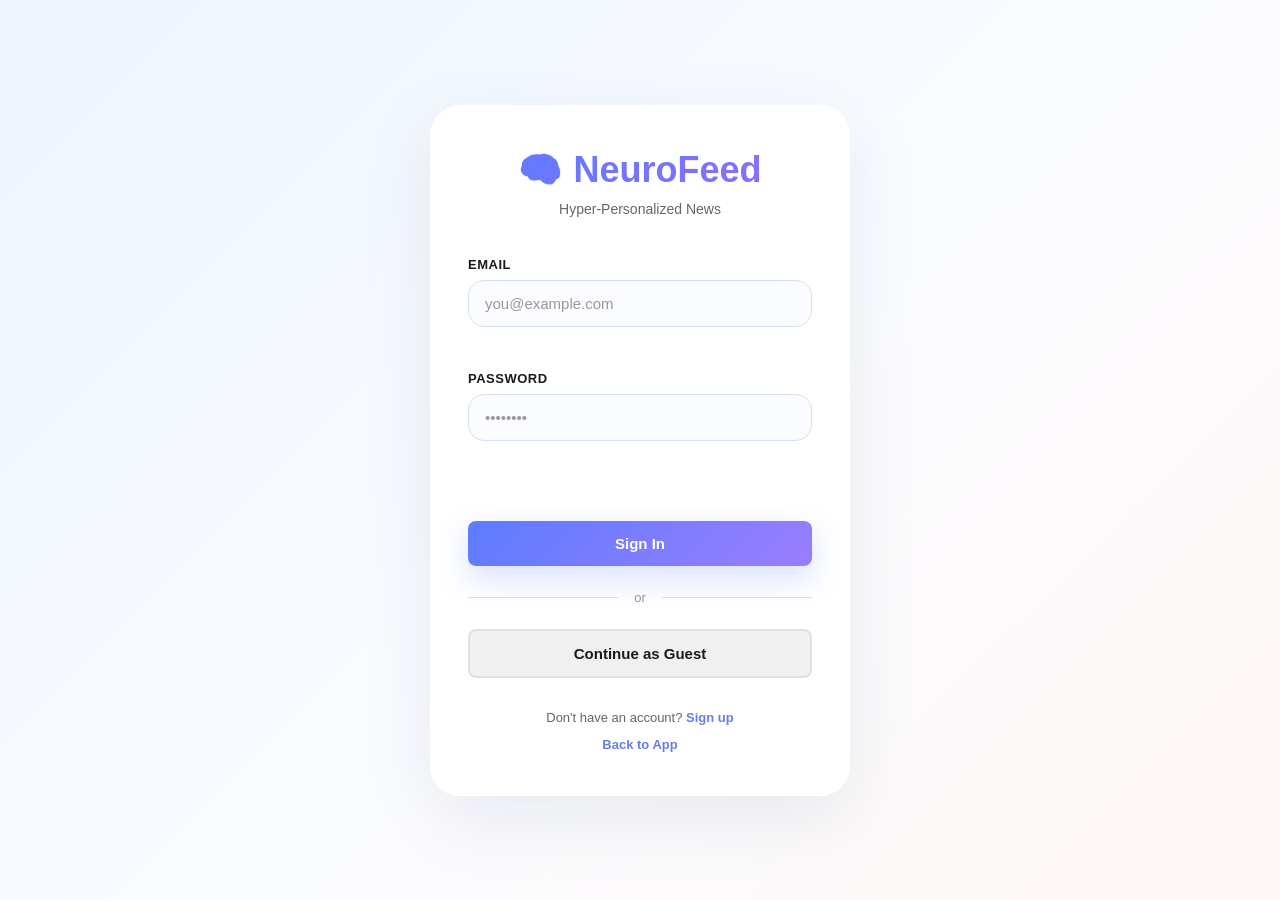
<file: final/frontend/index.html>
<!doctype html>
<html lang="en">
  <head>
    <meta charset="UTF-8" />
    <meta name="viewport" content="width=device-width, initial-scale=1.0" />
    <title>NeuroFeed — AI News</title>
    <link rel="preconnect" href="https://fonts.googleapis.com" />
    <link rel="preconnect" href="https://fonts.gstatic.com" crossorigin />
    <link href="https://fonts.googleapis.com/css2?family=Inter:wght@400;500;600;700;800;900&display=swap" rel="stylesheet" />
    <link rel="stylesheet" href="styles.css" />
  </head>
  <body>
    <main class="shell">

      <!-- ░░ ONBOARDING ░░ -->
      <section class="panel onboarding" id="onboarding">
        <div class="ob-hero">
          <div class="ob-badge">AI · RL · Real-time</div>
          <h1>News that reads <em>you</em>.</h1>
          <p class="lede">A Dueling DDQN agent adapts your feed after every article — guided by attention, emotion, and live webcam signals.</p>
          <ul class="feature-list">
            <li><span class="feat-dot green"></span>Webcam face &amp; gaze tracking</li>
            <li><span class="feat-dot teal"></span>HITL reinforcement learning</li>
            <li><span class="feat-dot blue"></span>Real-time preference updates</li>
            <li><span class="feat-dot amber"></span>Mood-aware article scoring</li>
          </ul>
        </div>

        <form id="onboardForm" class="form">
          <div class="form-section-label">Identity</div>
          <label>
            User ID
            <input name="user_id" placeholder="Leave blank to auto-generate" list="userOptions" />
            <datalist id="userOptions"></datalist>
          </label>

          <div class="form-section-label">Interests</div>
          <div id="interestOptions" class="checkbox-grid"></div>

          <div class="form-section-label">Context</div>
          <div class="grid-2">
            <label>
              Mood
              <input name="mood" placeholder="focused, curious…" value="curious" />
            </label>
            <label>
              Minutes available
              <input name="time_available" type="number" value="12" min="1" max="120" />
            </label>
          </div>
          <div class="grid-2">
            <label>
              Time of day
              <select name="time_of_day">
                <option>morning</option>
                <option>afternoon</option>
                <option>evening</option>
                <option>late_night</option>
              </select>
            </label>
            <label>
              Location
              <input name="location" value="India" />
            </label>
          </div>

          <div class="form-section-label">Tuning</div>
          <label>
            Exploration preference
            <div class="slider-row">
              <span class="slider-lo">Focused</span>
              <input name="exploration_preference" type="range" min="0" max="1" step="0.05" value="0.25" />
              <span class="slider-hi">Exploratory</span>
            </div>
          </label>
          <label>
            Sample click category
            <input name="sample_click" placeholder="technology" value="technology" />
          </label>

          <button type="submit" class="btn-primary btn-lg">Launch feed →</button>
        </form>
      </section>

      <!-- ░░ FEED ░░ -->
      <section class="feed hidden" id="feed">

        <!-- TOP BAR -->
        <header class="topbar">
          <div class="topbar-left">
            <div class="logo-mark">NF</div>
            <div>
              <p class="eyebrow" id="userLabel">demo_user</p>
              <h2>Adaptive feed</h2>
            </div>
          </div>
          <div class="topbar-right">
            <div class="stat-pill">
              <span class="pill-label">Time</span>
              <span id="timer" class="pill-val">0.0s</span>
            </div>
            <div class="stat-pill attn-pill">
              <span class="pill-label">Attention</span>
              <span id="attention" class="pill-val accent">0.50</span>
            </div>
            <div class="stat-pill">
              <span class="pill-label">Interaction</span>
              <span id="interactionLive" class="pill-val">0.50</span>
            </div>
            <div class="state-badge" id="attentionStatus">camera idle</div>
            <button id="webcamBtn" class="btn-cam" type="button">
              <span class="cam-dot"></span> Start webcam
            </button>
            <div class="user-menu" id="userMenu">
              <button class="btn-user" id="userMenuBtn" type="button">
                <span id="userEmail">User</span> ▼
              </button>
              <div class="menu-dropdown" id="menuDropdown" style="display: none;">
                <a href="#" id="logoutLink" class="menu-item">Logout</a>
              </div>
            </div>
          </div>
        </header>

        <!-- MAIN GRID -->
        <div class="main-grid">

          <!-- LEFT COLUMN: Article + Controls -->
          <div class="left-col">

            <!-- News card -->
            <article class="news-card" id="card">
              <div class="card-top">
                <span id="category" class="chip chip-category">category</span>
                <span id="decision" class="chip chip-decision">HITL</span>
              </div>
              <h3 id="headline">Ready when you are.</h3>
              <p id="abstract">Onboard to fetch your first recommendations.</p>
              <a id="url" href="#" target="_blank" rel="noreferrer" class="read-link hidden">Read full article ↗</a>
              <div class="score-strip">
                <div class="score-item">
                  <span class="score-label">Score</span>
                  <span id="score" class="score-val">0.00</span>
                </div>
                <div class="score-item">
                  <span class="score-label">Q-value</span>
                  <span id="q-val" class="score-val">0.00</span>
                </div>
                <div class="score-item">
                  <span class="score-label">Similarity</span>
                  <span id="sim-val" class="score-val">0.00</span>
                </div>
                <div class="score-item">
                  <span class="score-label">Trending</span>
                  <span id="trend-val" class="score-val">0.00</span>
                </div>
                <!-- hidden span kept for JS compat -->
                <span id="why" class="hidden">q 0.00 - sim 0.00 - trend 0.00</span>
              </div>

              <!-- Poll overlay — shown after 20 s of reading -->
              <div id="pollPrompt" class="poll hidden">
                <p>Do you like <strong>&ldquo;<span id="pollArticleName">this article</span>&rdquo;</strong>?</p>
                <div class="poll-btns">
                  <button id="pollYes" class="btn-ghost">Yes 👍</button>
                  <button id="pollNo" class="btn-danger">No 👎</button>
                </div>
              </div>

              <!-- Attention bars -->
              <div class="attn-bars">
                <div class="abar" id="bar-brightness">
                  <span class="abar-name">Brightness</span>
                  <div class="abar-track"><div class="abar-fill fill-amber"></div></div>
                  <span id="brightness" class="abar-val">50</span>
                </div>
                <div class="abar" id="bar-eye">
                  <span class="abar-name">Eye open</span>
                  <div class="abar-track"><div class="abar-fill fill-teal"></div></div>
                  <span id="eyeOpen" class="abar-val">70</span>
                </div>
                <div class="abar" id="bar-ear">
                  <span class="abar-name">EAR</span>
                  <div class="abar-track"><div class="abar-fill fill-blue"></div></div>
                  <span id="eyeEar" class="abar-val">0.25</span>
                </div>
                <div class="abar" id="bar-eyemove">
                  <span class="abar-name">Eye move</span>
                  <div class="abar-track"><div class="abar-fill fill-purple"></div></div>
                  <span id="eyeMove" class="abar-val">0.0</span>
                </div>
                <div class="abar" id="bar-movement">
                  <span class="abar-name">Still</span>
                  <div class="abar-track"><div class="abar-fill fill-green"></div></div>
                  <span id="movement" class="abar-val">20</span>
                </div>
                <div class="abar" id="bar-energy">
                  <span class="abar-name">Energy</span>
                  <div class="abar-track"><div class="abar-fill fill-orange"></div></div>
                  <span id="energy" class="abar-val">64</span>
                </div>
                <div class="abar" id="bar-gaze">
                  <span class="abar-name">Gaze</span>
                  <div class="abar-track"><div class="abar-fill fill-teal"></div></div>
                  <span id="gaze" class="abar-val">0.58</span>
                </div>
                <div class="abar" id="bar-distance">
                  <span class="abar-name">Distance</span>
                  <div class="abar-track"><div class="abar-fill fill-gray"></div></div>
                  <span id="distance" class="abar-val">0.5</span>
                </div>
                <!-- text-only metrics -->
                <div class="abar abar-text">
                  <span class="abar-name">Head move</span>
                  <span id="headMovement" class="abar-val mono">0.0</span>
                </div>
                <div class="abar abar-text">
                  <span class="abar-name">Dist OK</span>
                  <span id="distanceOk" class="abar-val mono">—</span>
                </div>
              </div>
            </article>

            <!-- Controls -->
            <div class="controls">
              <button id="skipBtn" class="btn-dislike">✕ Dislike</button>
              <button id="likeBtn" class="btn-like">♥ Like</button>
              <button id="nextBtn" class="btn-next">→ Next</button>
              <label class="time-label">
                <span>Manual time</span>
                <input id="manualTime" type="number" min="0" step="0.5" placeholder="auto" />
              </label>
            </div>

          </div>

          <!-- RIGHT COLUMN: Camera + User profile -->
          <div class="right-col">

            <!-- Camera panel -->
            <div class="camera-panel" id="cameraPanel">
              <div class="camera-header">
                <span class="eyebrow">Face tracking</span>
                <span id="cameraMessage" class="cam-msg">Not started</span>
              </div>
              <div class="camera-wrap">
                <img id="cameraFeed" src="" alt="Face tracking" style="display:none;" />
                <div id="cameraPlaceholder" class="cam-placeholder">
                  <div class="cam-icon">⬡</div>
                  <span>Click Start webcam<br/>to enable face tracking</span>
                </div>
              </div>
            </div>

            <!-- User profile -->
            <div class="profile-card">
              <div class="profile-header">
                <span class="eyebrow">User profile</span>
                <span id="userMoodDisplay" class="mood-badge">—</span>
              </div>
              <div class="profile-id" id="userIdDisplay">—</div>
              <div class="profile-interests" id="userInterestsDisplay">—</div>
              <div class="profile-stats">
                <div class="pstat">
                  <span class="pstat-label">Attention</span>
                  <span id="userAttentionDisplay" class="pstat-val">—</span>
                </div>
                <div class="pstat">
                  <span class="pstat-label">Interaction</span>
                  <span id="userInteractionDisplay" class="pstat-val">—</span>
                </div>
                <div class="pstat">
                  <span class="pstat-label">Exploration</span>
                  <span id="userExplorationDisplay" class="pstat-val">—</span>
                </div>
              </div>
              <div class="known-users-section">
                <span class="eyebrow">Known users</span>
                <p id="knownUsers" class="known-list">loading…</p>
              </div>
            </div>
          </div>
        </div>

        <!-- QUEUE -->
        <section class="queue-section">
          <div class="queue-head">
            <h3>Up next</h3>
            <button id="refreshBtn" class="btn-ghost btn-sm">↺ Refresh queue</button>
          </div>
          <ol id="queueList" class="queue-list"></ol>
        </section>

      </section>
    </main>

    <script src="app.js"></script>
  </body>
</html>
</file>
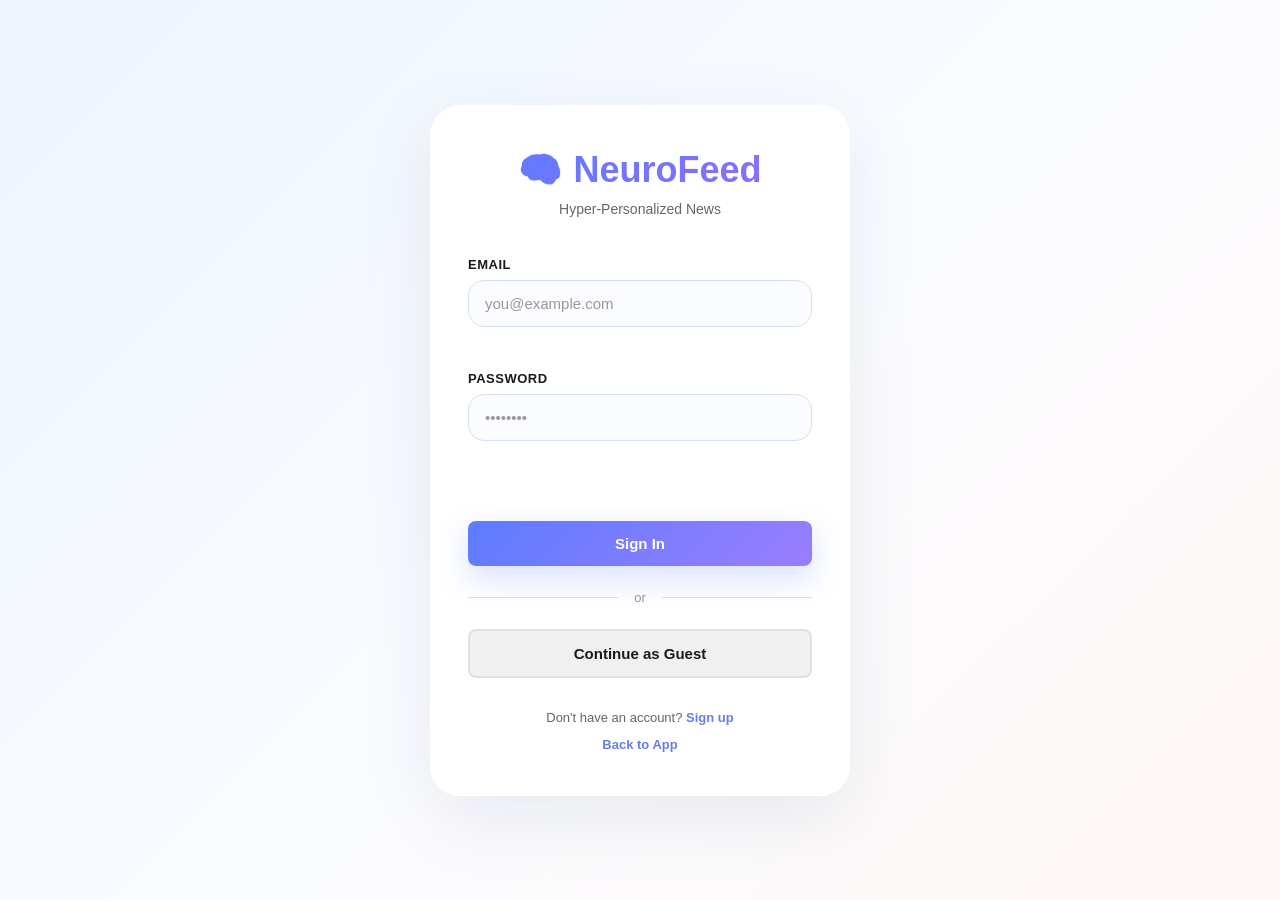
<file: final/frontend/login.html>
<!DOCTYPE html>
<html lang="en">
<head>
    <meta charset="UTF-8">
    <meta name="viewport" content="width=device-width, initial-scale=1.0">
    <title>Login - NeuroFeed</title>
    <link rel="stylesheet" href="auth.css">
</head>
<body>
    <div class="auth-container">
        <div class="auth-card">
            <!-- Logo/Title -->
            <div class="auth-header">
                <h1 class="logo">🧠 NeuroFeed</h1>
                <p class="tagline">Hyper-Personalized News</p>
            </div>

            <!-- Login Form -->
            <form id="loginForm" class="auth-form">
                <div class="form-group">
                    <label for="email">Email</label>
                    <input 
                        type="email" 
                        id="email" 
                        name="email" 
                        placeholder="you@example.com"
                        required
                    >
                    <span class="error-message" id="emailError"></span>
                </div>

                <div class="form-group">
                    <label for="password">Password</label>
                    <input 
                        type="password" 
                        id="password" 
                        name="password" 
                        placeholder="••••••••"
                        required
                    >
                    <span class="error-message" id="passwordError"></span>
                </div>

                <!-- General Error Message -->
                <div class="error-message" id="generalError"></div>

                <!-- Loading State -->
                <button 
                    type="submit" 
                    id="loginBtn" 
                    class="btn btn-primary btn-large"
                >
                    <span class="btn-text">Sign In</span>
                    <span class="btn-loader"></span>
                </button>
            </form>

            <!-- Divider -->
            <div class="divider">
                <span>or</span>
            </div>

            <!-- Continue as Guest -->
            <button id="guestBtn" class="btn btn-secondary btn-large">
                Continue as Guest
            </button>

            <!-- Signup Link -->
            <div class="auth-footer">
                <p>Don't have an account? <a href="signup.html" class="link">Sign up</a></p>
                <p><a href="index.html" class="link">Back to App</a></p>
            </div>
        </div>

        <!-- Background Gradient -->
        <div class="gradient-bg"></div>
    </div>

    <script src="auth.js"></script>
    <script>
        // Login Form Handler
        document.getElementById('loginForm').addEventListener('submit', async (e) => {
            e.preventDefault();
            await handleLogin();
        });

        // Guest Button Handler
        document.getElementById('guestBtn').addEventListener('click', async () => {
            const guestId = 'guest_' + Math.random().toString(36).substr(2, 9);
            localStorage.setItem('userId', guestId);
            localStorage.setItem('isGuest', 'true');
            window.location.href = 'index.html';
        });

        async function handleLogin() {
            const email = document.getElementById('email').value.trim();
            const password = document.getElementById('password').value;
            const loginBtn = document.getElementById('loginBtn');
            const generalError = document.getElementById('generalError');

            // Clear previous errors
            clearErrors();

            // Validation
            if (!email) {
                document.getElementById('emailError').textContent = 'Email is required';
                return;
            }

            if (!isValidEmail(email)) {
                document.getElementById('emailError').textContent = 'Invalid email format';
                return;
            }

            if (!password || password.length < 6) {
                document.getElementById('passwordError').textContent = 'Password must be at least 6 characters';
                return;
            }

            // Show loading state
            setButtonLoading(loginBtn, true);

            try {
                const response = await fetch('/auth/login', {
                    method: 'POST',
                    headers: { 'Content-Type': 'application/json' },
                    body: JSON.stringify({ email, password })
                });

                const data = await response.json();

                if (response.ok) {
                    // Store auth token and user info
                    localStorage.setItem('userId', data.user_id);
                    localStorage.setItem('username', data.username);
                    localStorage.setItem('userEmail', data.email);
                    localStorage.setItem('token', data.token);
                    localStorage.removeItem('isGuest');
                    
                    // Redirect to app
                    window.location.href = 'index.html';
                } else {
                    generalError.textContent = data.detail || 'Login failed. Please try again.';
                }
            } catch (error) {
                generalError.textContent = 'Connection error. Please try again.';
                console.error('Login error:', error);
            } finally {
                setButtonLoading(loginBtn, false);
            }
        }

        function clearErrors() {
            document.getElementById('emailError').textContent = '';
            document.getElementById('passwordError').textContent = '';
            document.getElementById('generalError').textContent = '';
        }

        function isValidEmail(email) {
            return /^[^\s@]+@[^\s@]+\.[^\s@]+$/.test(email);
        }

        function setButtonLoading(btn, isLoading) {
            if (isLoading) {
                btn.disabled = true;
                btn.classList.add('loading');
            } else {
                btn.disabled = false;
                btn.classList.remove('loading');
            }
        }
    </script>
</body>
</html>
</file>
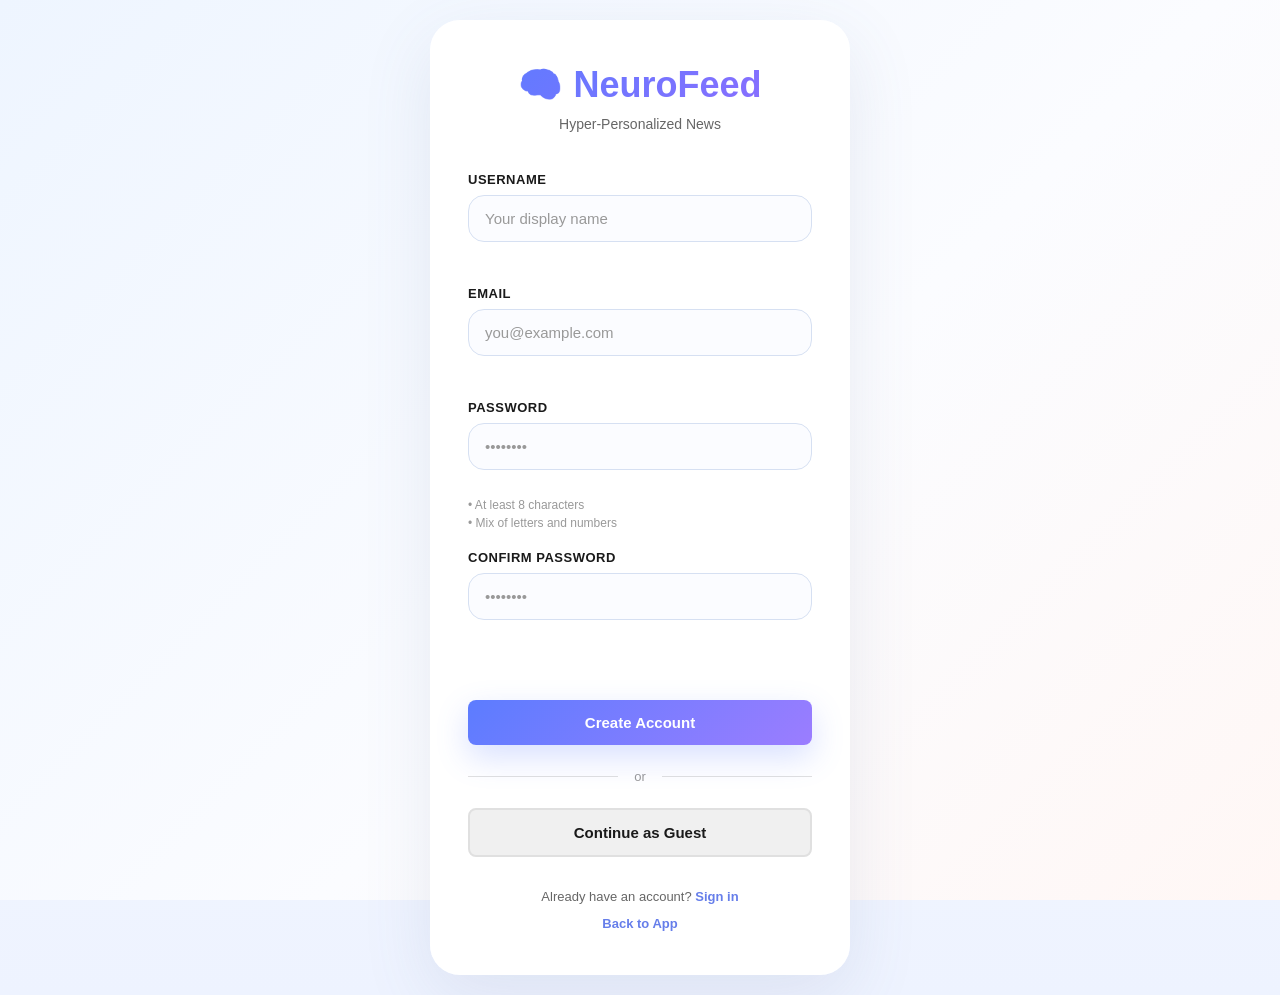
<file: final/frontend/signup.html>
<!DOCTYPE html>
<html lang="en">
<head>
    <meta charset="UTF-8">
    <meta name="viewport" content="width=device-width, initial-scale=1.0">
    <title>Sign Up - NeuroFeed</title>
    <link rel="stylesheet" href="auth.css">
</head>
<body>
    <div class="auth-container">
        <div class="auth-card">
            <!-- Logo/Title -->
            <div class="auth-header">
                <h1 class="logo">🧠 NeuroFeed</h1>
                <p class="tagline">Hyper-Personalized News</p>
            </div>

            <!-- Signup Form -->
            <form id="signupForm" class="auth-form">
                <div class="form-group">
                    <label for="username">Username</label>
                    <input 
                        type="text" 
                        id="username" 
                        name="username" 
                        placeholder="Your display name"
                        required
                    >
                    <span class="error-message" id="usernameError"></span>
                </div>

                <div class="form-group">
                    <label for="email">Email</label>
                    <input 
                        type="email" 
                        id="email" 
                        name="email" 
                        placeholder="you@example.com"
                        required
                    >
                    <span class="error-message" id="emailError"></span>
                </div>

                <div class="form-group">
                    <label for="password">Password</label>
                    <input 
                        type="password" 
                        id="password" 
                        name="password" 
                        placeholder="••••••••"
                        required
                    >
                    <span class="error-message" id="passwordError"></span>
                    <div class="password-requirements">
                        <small>• At least 8 characters</small>
                        <small>• Mix of letters and numbers</small>
                    </div>
                </div>

                <div class="form-group">
                    <label for="confirmPassword">Confirm Password</label>
                    <input 
                        type="password" 
                        id="confirmPassword" 
                        name="confirmPassword" 
                        placeholder="••••••••"
                        required
                    >
                    <span class="error-message" id="confirmPasswordError"></span>
                </div>

                <!-- General Error Message -->
                <div class="error-message" id="generalError"></div>

                <!-- Loading State -->
                <button 
                    type="submit" 
                    id="signupBtn" 
                    class="btn btn-primary btn-large"
                >
                    <span class="btn-text">Create Account</span>
                    <span class="btn-loader"></span>
                </button>
            </form>

            <!-- Divider -->
            <div class="divider">
                <span>or</span>
            </div>

            <!-- Continue as Guest -->
            <button id="guestBtn" class="btn btn-secondary btn-large">
                Continue as Guest
            </button>

            <!-- Login Link -->
            <div class="auth-footer">
                <p>Already have an account? <a href="login.html" class="link">Sign in</a></p>
                <p><a href="index.html" class="link">Back to App</a></p>
            </div>
        </div>

        <!-- Background Gradient -->
        <div class="gradient-bg"></div>
    </div>

    <script src="auth.js"></script>
    <script>
        // Signup Form Handler
        document.getElementById('signupForm').addEventListener('submit', async (e) => {
            e.preventDefault();
            await handleSignup();
        });

        // Guest Button Handler
        document.getElementById('guestBtn').addEventListener('click', async () => {
            const guestId = 'guest_' + Math.random().toString(36).substr(2, 9);
            localStorage.setItem('userId', guestId);
            localStorage.setItem('isGuest', 'true');
            window.location.href = 'index.html';
        });

        async function handleSignup() {
            const username = document.getElementById('username').value.trim();
            const email = document.getElementById('email').value.trim();
            const password = document.getElementById('password').value;
            const confirmPassword = document.getElementById('confirmPassword').value;
            const signupBtn = document.getElementById('signupBtn');

            // Clear previous errors
            clearErrors();

            // Validation
            if (!username || username.length < 3) {
                document.getElementById('usernameError').textContent = 'Username must be at least 3 characters';
                return;
            }

            if (!/^[A-Za-z0-9_]+$/.test(username)) {
                document.getElementById('usernameError').textContent = 'Username may only contain letters, numbers, and underscores';
                return;
            }

            if (!email) {
                document.getElementById('emailError').textContent = 'Email is required';
                return;
            }

            if (!isValidEmail(email)) {
                document.getElementById('emailError').textContent = 'Invalid email format';
                return;
            }

            if (!password || password.length < 8) {
                document.getElementById('passwordError').textContent = 'Password must be at least 8 characters';
                return;
            }

            if (!/[a-zA-Z]/.test(password) || !/[0-9]/.test(password)) {
                document.getElementById('passwordError').textContent = 'Password must contain letters and numbers';
                return;
            }

            if (password !== confirmPassword) {
                document.getElementById('confirmPasswordError').textContent = 'Passwords do not match';
                return;
            }

            // Show loading state
            setButtonLoading(signupBtn, true);

            try {
                const response = await fetch('/auth/signup', {
                    method: 'POST',
                    headers: { 'Content-Type': 'application/json' },
                    body: JSON.stringify({ email, username, password })
                });

                const data = await response.json();

                if (response.ok) {
                    // Store auth token and user info
                    localStorage.setItem('userId', data.user_id);
                    localStorage.setItem('username', data.username);
                    localStorage.setItem('userEmail', data.email);
                    localStorage.setItem('token', data.token);
                    localStorage.removeItem('isGuest');
                    
                    // Redirect to app
                    window.location.href = 'index.html';
                } else {
                    document.getElementById('generalError').textContent = 
                        data.detail || 'Signup failed. Please try again.';
                }
            } catch (error) {
                document.getElementById('generalError').textContent = 'Connection error. Please try again.';
                console.error('Signup error:', error);
            } finally {
                setButtonLoading(signupBtn, false);
            }
        }

        function clearErrors() {
            document.getElementById('usernameError').textContent = '';
            document.getElementById('emailError').textContent = '';
            document.getElementById('passwordError').textContent = '';
            document.getElementById('confirmPasswordError').textContent = '';
            document.getElementById('generalError').textContent = '';
        }

        function isValidEmail(email) {
            return /^[^\s@]+@[^\s@]+\.[^\s@]+$/.test(email);
        }

        function setButtonLoading(btn, isLoading) {
            if (isLoading) {
                btn.disabled = true;
                btn.classList.add('loading');
            } else {
                btn.disabled = false;
                btn.classList.remove('loading');
            }
        }
    </script>
</body>
</html>
</file>
<file: final/frontend/styles.css>
/* ── Variables ─────────────────────────────────────────────── */
:root {
  --bg:        #eef3ff;
  --surface:   rgba(255, 255, 255, 0.96);
  --surface2:  #f8fbff;
  --border:    rgba(148, 163, 184, 0.18);
  --border2:   rgba(148, 163, 184, 0.24);

  --teal:      #4f8fff;
  --teal-dim:  #4f8fff20;
  --teal-mid:  #4f8fff36;
  --blue:      #5c7cff;
  --blue-dim:  #5c7cff20;
  --purple:    #8e6dff;
  --green:     #34c759;
  --amber:     #f5c249;
  --orange:    #fb8c40;
  --red:       #ef4d4f;
  --gray:      #7b8ca2;

  --text:      #152238;
  --text2:     #475569;
  --muted:     #64748b;

  --accent:    var(--blue);
  --accent-2:  var(--purple);

  --r-sm: 10px;
  --r-md: 14px;
  --r-lg: 22px;
  --r-xl: 30px;

  --shadow: 0 30px 80px rgba(87, 108, 143, 0.12);
  --shadow-sm: 0 10px 28px rgba(87, 108, 143, 0.08);
  --glow: 0 0 28px rgba(92, 124, 255, 0.18);
}

/* ── Reset ─────────────────────────────────────────────────── */
*, *::before, *::after { box-sizing: border-box; margin: 0; padding: 0; }

html { scroll-behavior: smooth; }

body {
  min-height: 100vh;
  background: radial-gradient(circle at top left, rgba(92, 124, 255, 0.12), transparent 28%),
              radial-gradient(circle at bottom right, rgba(142, 109, 255, 0.09), transparent 24%),
              linear-gradient(180deg, #f8fbff 0%, #eef3ff 100%);
  color: var(--text);
  font-family: 'Inter', ui-sans-serif, system-ui, -apple-system, sans-serif;
  font-size: 15px;
  line-height: 1.6;
  -webkit-font-smoothing: antialiased;
}

.hidden { display: none !important; }

/* ── Shell ─────────────────────────────────────────────────── */
.shell {
  width: min(1200px, calc(100% - 32px));
  margin: 0 auto;
  padding: 32px 0 64px;
}

/* ── Typography ────────────────────────────────────────────── */
.eyebrow {
  display: block;
  font-size: 0.72rem;
  font-weight: 800;
  text-transform: uppercase;
  letter-spacing: 0.12em;
  color: #5c7cff;
}

h1 {
  font-size: clamp(2.4rem, 5vw, 4rem);
  font-weight: 900;
  line-height: 1.05;
  color: var(--text);
  letter-spacing: -0.03em;
}

h1 em {
  font-style: normal;
  background: linear-gradient(135deg, #5c7cff, #8e6dff);
  -webkit-background-clip: text;
  -webkit-text-fill-color: transparent;
  background-clip: text;
}

h2 {
  font-size: 1.5rem;
  font-weight: 800;
  color: var(--text);
}

h3 {
  font-size: 1.1rem;
  font-weight: 700;
  color: var(--text);
}

/* ── ONBOARDING ────────────────────────────────────────────── */
.onboarding {
  display: grid;
  grid-template-columns: 1fr 1fr;
  gap: 48px;
  align-items: start;
  min-height: 90vh;
  padding-top: 48px;
}

.ob-hero {
  display: flex;
  flex-direction: column;
  gap: 24px;
  position: sticky;
  top: 48px;
}

.ob-badge {
  display: inline-flex;
  align-items: center;
  gap: 6px;
  background: var(--teal-dim);
  border: 1px solid var(--teal-mid);
  color: var(--teal);
  font-size: 0.75rem;
  font-weight: 700;
  letter-spacing: 0.08em;
  padding: 4px 12px;
  border-radius: 100px;
  width: fit-content;
}

.lede {
  color: var(--text2);
  font-size: 1.05rem;
  line-height: 1.65;
  max-width: 38ch;
}

.feature-list {
  list-style: none;
  display: flex;
  flex-direction: column;
  gap: 10px;
  font-size: 0.9rem;
  color: var(--text2);
}

.feature-list li {
  display: flex;
  align-items: center;
  gap: 10px;
}

.feat-dot {
  width: 8px;
  height: 8px;
  border-radius: 50%;
  flex-shrink: 0;
}

.feat-dot.teal   { background: var(--teal); box-shadow: 0 0 8px var(--teal); }
.feat-dot.green  { background: var(--green); box-shadow: 0 0 8px var(--green); }
.feat-dot.blue   { background: var(--blue); box-shadow: 0 0 8px var(--blue); }
.feat-dot.amber  { background: var(--amber); box-shadow: 0 0 8px var(--amber); }

/* ── Form ──────────────────────────────────────────────────── */
.form {
  background: var(--surface);
  border: 1px solid var(--border);
  border-radius: var(--r-xl);
  padding: 28px;
  display: flex;
  flex-direction: column;
  gap: 16px;
}

.form-section-label {
  font-size: 0.7rem;
  font-weight: 800;
  text-transform: uppercase;
  letter-spacing: 0.1em;
  color: var(--muted);
  padding-top: 8px;
  border-top: 1px solid var(--border);
  margin-top: 4px;
}

.form-section-label:first-child {
  border-top: none;
  margin-top: 0;
  padding-top: 0;
}

label {
  display: flex;
  flex-direction: column;
  gap: 6px;
  font-size: 0.82rem;
  font-weight: 600;
  color: var(--text2);
}

input, select {
  width: 100%;
  background: var(--surface2);
  border: 1px solid var(--border);
  border-radius: var(--r-sm);
  padding: 10px 13px;
  color: var(--text);
  font: inherit;
  font-size: 0.9rem;
  transition: border-color 160ms, box-shadow 160ms;
  outline: none;
}

input:focus, select:focus {
  border-color: var(--teal);
  box-shadow: 0 0 0 3px var(--teal-dim);
}

input::placeholder { color: var(--muted); }

.checkbox-grid {
  display: grid;
  grid-template-columns: repeat(2, 1fr);
  gap: 8px;
}

.checkbox-item {
  display: flex;
  align-items: center;
  gap: 8px;
  padding: 8px 11px;
  background: var(--surface2);
  border: 1px solid var(--border);
  border-radius: var(--r-sm);
  font-size: 0.85rem;
  color: var(--text2);
  cursor: pointer;
  transition: border-color 140ms, color 140ms, background 140ms;
}

.checkbox-item:hover {
  border-color: var(--teal);
  color: var(--text);
  background: var(--teal-dim);
}

.checkbox-item input[type="checkbox"] {
  width: auto;
  accent-color: var(--teal);
}

.grid-2 {
  display: grid;
  grid-template-columns: repeat(2, 1fr);
  gap: 12px;
}

.slider-row {
  display: flex;
  align-items: center;
  gap: 10px;
}

.slider-lo, .slider-hi {
  font-size: 0.75rem;
  color: var(--muted);
  white-space: nowrap;
}

input[type="range"] {
  flex: 1;
  accent-color: var(--teal);
  padding: 0;
  height: 4px;
}

/* ── Buttons ───────────────────────────────────────────────── */
button, .btn-primary { cursor: pointer; border: none; font: inherit; font-weight: 700; border-radius: var(--r-sm); transition: transform 120ms ease, filter 120ms ease, box-shadow 160ms ease; }
button:hover { filter: brightness(1.05); transform: translateY(-1px); }
button:active { transform: translateY(0); filter: brightness(0.97); }

.btn-primary {
  background: linear-gradient(135deg, #5c7cff 0%, #8e6dff 100%);
  color: #fff;
  padding: 14px 22px;
  font-size: 0.95rem;
  font-weight: 800;
  border-radius: var(--r-md);
  box-shadow: 0 14px 30px rgba(92, 124, 255, 0.18);
}

.btn-primary:hover { box-shadow: 0 18px 36px rgba(92, 124, 255, 0.22); }

.btn-lg { padding: 15px 24px; font-size: 1rem; border-radius: var(--r-md); }

.btn-ghost {
  background: var(--surface2);
  border: 1px solid var(--border);
  color: var(--text2);
  padding: 8px 14px;
  font-size: 0.82rem;
}

.btn-ghost:hover { border-color: var(--teal); color: var(--teal); }

.btn-sm { padding: 6px 12px; font-size: 0.78rem; }

.btn-like {
  background: linear-gradient(135deg, #5c7cff 0%, #8e6dff 100%);
  color: #fff;
  padding: 14px 28px;
  font-size: 0.9rem;
  font-weight: 800;
  border-radius: var(--r-md);
  min-width: 140px;
  box-shadow: 0 10px 26px rgba(92, 124, 255, 0.16);
}

.btn-dislike {
  background: rgba(239, 68, 68, 0.08);
  border: 1px solid rgba(239, 68, 68, 0.18);
  color: var(--red);
  padding: 13px 24px;
  font-size: 0.9rem;
  font-weight: 700;
  border-radius: var(--r-md);
  min-width: 120px;
}

.btn-dislike:hover { background: #ef444418; border-color: var(--red); }

.btn-next {
  background: var(--surface2);
  border: 1px solid var(--border);
  color: var(--text2);
  padding: 13px 20px;
  font-size: 0.9rem;
  font-weight: 700;
  border-radius: var(--r-sm);
}

.btn-next:hover { border-color: var(--blue); color: var(--blue); }

.btn-danger {
  background: #ef444420;
  border: 1px solid var(--red);
  color: var(--red);
  padding: 10px 18px;
  border-radius: var(--r-sm);
}

.btn-danger:hover { background: #ef444440; }

.btn-cam {
  display: flex;
  align-items: center;
  gap: 8px;
  background: var(--surface2);
  border: 1px solid var(--border);
  color: var(--text2);
  padding: 8px 14px;
  font-size: 0.82rem;
  font-weight: 700;
  border-radius: 100px;
}

.btn-cam:hover { border-color: var(--teal); color: var(--teal); }

.cam-dot {
  width: 8px;
  height: 8px;
  border-radius: 50%;
  background: var(--muted);
  transition: background 300ms;
}

.cam-active .cam-dot {
  background: var(--green);
  box-shadow: 0 0 8px var(--green);
  animation: pulse-dot 1.5s ease infinite;
}

/* ── User Menu ─────────────────────────────────────────────── */

.user-menu {
  position: relative;
  display: flex;
  align-items: center;
}

.btn-user {
  display: flex;
  align-items: center;
  gap: 8px;
  background: var(--surface2);
  border: 1px solid var(--border);
  color: var(--text2);
  padding: 8px 14px;
  font-size: 0.82rem;
  font-weight: 700;
  border-radius: 100px;
  cursor: pointer;
  transition: all 300ms;
}

.btn-user:hover {
  border-color: var(--teal);
  color: var(--teal);
}

.menu-dropdown {
  position: absolute;
  top: 100%;
  right: 0;
  margin-top: 8px;
  background: var(--surface2);
  border: 1px solid var(--border);
  border-radius: 8px;
  min-width: 150px;
  box-shadow: var(--shadow);
  z-index: 100;
}

.menu-item {
  display: block;
  padding: 10px 16px;
  color: var(--text2);
  text-decoration: none;
  font-size: 0.85rem;
  transition: all 200ms;
  border-bottom: 1px solid var(--border);
}

.menu-item:last-child {
  border-bottom: none;
}

.menu-item:hover {
  background: var(--surface);
  color: var(--red);
}

@keyframes pulse-dot {
  0%, 100% { opacity: 1; }
  50% { opacity: 0.5; }
}

/* ── FEED LAYOUT ───────────────────────────────────────────── */
.feed {
  display: flex;
  flex-direction: column;
  gap: 32px;
}

/* ── Top bar ───────────────────────────────────────────────── */
.topbar {
  display: flex;
  align-items: center;
  justify-content: space-between;
  gap: 16px;
  padding: 18px 22px;
  background: rgba(255, 255, 255, 0.92);
  border: 1px solid rgba(148, 163, 184, 0.16);
  border-radius: var(--r-xl);
  box-shadow: 0 20px 50px rgba(87, 108, 143, 0.08);
  flex-wrap: wrap;
}

.topbar-left {
  display: flex;
  align-items: center;
  gap: 14px;
}

.logo-mark {
  width: 44px;
  height: 44px;
  background: linear-gradient(135deg, #5c7cff 0%, #8e6dff 100%);
  border-radius: 16px;
  display: flex;
  align-items: center;
  justify-content: center;
  font-weight: 900;
  font-size: 0.9rem;
  color: #fff;
  flex-shrink: 0;
  box-shadow: inset 0 1px 0 rgba(255,255,255,0.15);
}

.topbar-right {
  display: flex;
  align-items: center;
  gap: 10px;
  flex-wrap: wrap;
}

.stat-pill {
  display: flex;
  flex-direction: column;
  align-items: center;
  padding: 6px 14px;
  background: var(--surface2);
  border: 1px solid var(--border);
  border-radius: 100px;
  gap: 1px;
}

.pill-label {
  font-size: 0.62rem;
  font-weight: 700;
  text-transform: uppercase;
  letter-spacing: 0.08em;
  color: var(--muted);
}

.pill-val {
  font-size: 0.88rem;
  font-weight: 800;
  color: var(--text);
  font-variant-numeric: tabular-nums;
}

.pill-val.accent { color: #5c7cff; }

.state-badge {
  padding: 6px 12px;
  background: var(--surface2);
  border: 1px solid var(--border);
  border-radius: 100px;
  font-size: 0.72rem;
  font-weight: 700;
  text-transform: uppercase;
  letter-spacing: 0.08em;
  color: var(--muted);
  transition: all 300ms;
}

.state-badge.immersive { background: #06d6a020; border-color: var(--teal); color: var(--teal); }
.state-badge.neutral   { background: #f59e0b20; border-color: var(--amber); color: var(--amber); }
.state-badge.distracted { background: #ef444420; border-color: var(--red); color: var(--red); }

/* ── Main grid ─────────────────────────────────────────────── */
.main-grid {
  display: grid;
  grid-template-columns: 1.5fr 1fr;
  gap: 20px;
  align-items: start;
}

.left-col, .right-col {
  display: flex;
  flex-direction: column;
  gap: 16px;
}

/* ── News card ─────────────────────────────────────────────── */
.news-card {
  background: rgba(255, 255, 255, 0.97);
  border: 1px solid rgba(148, 163, 184, 0.14);
  border-radius: var(--r-xl);
  padding: 30px;
  display: flex;
  flex-direction: column;
  gap: 22px;
  animation: card-in 280ms ease;
  box-shadow: 0 24px 70px rgba(87, 108, 143, 0.08);
  position: relative;
}

@keyframes card-in {
  from { opacity: 0; transform: translateY(10px); }
  to   { opacity: 1; transform: translateY(0); }
}

.card-top {
  display: flex;
  align-items: center;
  justify-content: space-between;
  gap: 12px;
}

.chip {
  display: inline-flex;
  align-items: center;
  padding: 4px 12px;
  border-radius: 100px;
  font-size: 0.75rem;
  font-weight: 700;
  letter-spacing: 0.04em;
}

.chip-category {
  background: rgba(92, 124, 255, 0.12);
  border: 1px solid rgba(92, 124, 255, 0.18);
  color: #4f71e4;
}

.chip-decision {
  background: rgba(142, 109, 255, 0.1);
  border: 1px solid rgba(142, 109, 255, 0.16);
  color: #7f6bff;
}

.chip-decision.ask {
  background: #f59e0b18;
  border-color: var(--amber);
  color: var(--amber);
}

.chip-decision.skip {
  background: #ef444418;
  border-color: var(--red);
  color: var(--red);
}

#headline {
  font-size: clamp(1.4rem, 2.4vw, 2.2rem);
  font-weight: 800;
  line-height: 1.15;
  letter-spacing: -0.02em;
  color: var(--text);
}

#abstract {
  color: var(--text2);
  line-height: 1.7;
  font-size: 0.95rem;
}

.read-link {
  color: var(--teal);
  font-weight: 700;
  font-size: 0.85rem;
  text-decoration: none;
}

.read-link:hover { text-decoration: underline; }

/* Score strip */
.score-strip {
  display: flex;
  gap: 12px;
  flex-wrap: wrap;
}

.score-item {
  flex: 1;
  min-width: 64px;
  background: var(--surface2);
  border: 1px solid var(--border);
  border-radius: var(--r-sm);
  padding: 10px 12px;
  display: flex;
  flex-direction: column;
  gap: 2px;
}

.score-label {
  font-size: 0.65rem;
  font-weight: 700;
  text-transform: uppercase;
  letter-spacing: 0.08em;
  color: var(--muted);
}

.score-val {
  font-size: 1.05rem;
  font-weight: 800;
  color: var(--teal);
  font-variant-numeric: tabular-nums;
}

/* ── Attention bars ────────────────────────────────────────── */
.attn-bars {
  display: grid;
  grid-template-columns: repeat(2, minmax(0, 1fr));
  gap: 10px;
}

.abar {
  --pct: 50%;
  background: var(--surface2);
  border: 1px solid var(--border);
  border-radius: var(--r-sm);
  padding: 8px 10px;
  display: grid;
  grid-template-columns: 1fr auto;
  grid-template-rows: auto auto;
  gap: 4px 8px;
  align-items: center;
}

.abar-name {
  font-size: 0.65rem;
  font-weight: 700;
  text-transform: uppercase;
  letter-spacing: 0.07em;
  color: var(--muted);
  grid-column: 1;
  grid-row: 1;
}

.abar-val {
  font-size: 0.78rem;
  font-weight: 800;
  color: var(--text);
  font-variant-numeric: tabular-nums;
  grid-column: 2;
  grid-row: 1 / 3;
  align-self: center;
}

.abar-val.mono { font-family: ui-monospace, monospace; font-size: 0.72rem; }

.abar-track {
  grid-column: 1;
  grid-row: 2;
  height: 4px;
  background: var(--border);
  border-radius: 100px;
  overflow: hidden;
}

.abar-fill {
  height: 100%;
  width: var(--pct);
  border-radius: 100px;
  transition: width 400ms ease;
}

.fill-teal   { background: var(--teal); }
.fill-blue   { background: var(--blue); }
.fill-green  { background: var(--green); }
.fill-amber  { background: var(--amber); }
.fill-orange { background: var(--orange); }
.fill-purple { background: var(--purple); }
.fill-gray   { background: var(--gray); }

.abar-text {
  grid-template-rows: 1fr;
}

.abar-text .abar-val {
  grid-row: 1;
}

/* ── Controls ──────────────────────────────────────────────── */
.controls {
  display: flex;
  align-items: center;
  gap: 10px;
  flex-wrap: wrap;
}

.time-label {
  display: flex;
  flex-direction: column;
  gap: 4px;
  font-size: 0.72rem;
  font-weight: 600;
  color: var(--muted);
  margin-left: auto;
}

.time-label input {
  width: 110px;
  padding: 8px 10px;
  font-size: 0.82rem;
}

/* ── Poll ──────────────────────────────────────────────────── */
.poll {
  position: absolute;
  bottom: 20px;
  left: 20px;
  right: 20px;
  z-index: 10;
  background: rgba(255, 255, 255, 0.97);
  border: 1px solid rgba(99, 102, 241, 0.25);
  border-radius: var(--r-lg);
  padding: 16px 20px;
  display: flex;
  align-items: center;
  justify-content: space-between;
  gap: 14px;
  flex-wrap: wrap;
  box-shadow: 0 8px 32px rgba(99, 102, 241, 0.14), 0 2px 8px rgba(0,0,0,0.08);
  backdrop-filter: blur(8px);
  animation: poll-in 220ms ease;
}

@keyframes poll-in {
  from { opacity: 0; transform: translateY(8px); }
  to   { opacity: 1; transform: translateY(0); }
}

.poll p {
  font-weight: 700;
  color: var(--text2);
  font-size: 0.88rem;
  margin: 0;
}

.poll-btns {
  display: flex;
  gap: 10px;
}

/* ── Camera panel ──────────────────────────────────────────── */
.camera-panel {
  background: rgba(255, 255, 255, 0.94);
  border: 1px solid rgba(148, 163, 184, 0.16);
  border-radius: var(--r-xl);
  padding: 20px;
  display: flex;
  flex-direction: column;
  gap: 14px;
  transition: border-color 400ms, box-shadow 400ms;
}

.camera-panel.cam-active {
  border-color: var(--teal);
  box-shadow: var(--glow);
}

.camera-header {
  display: flex;
  align-items: center;
  justify-content: space-between;
}

.cam-msg {
  font-size: 0.75rem;
  font-weight: 600;
  color: var(--muted);
}

.camera-wrap {
  position: relative;
  border-radius: var(--r-md);
  overflow: hidden;
  background: #000;
  min-height: 220px;
  display: flex;
  align-items: center;
  justify-content: center;
}

.camera-wrap img#cameraFeed {
  width: 100%;
  height: auto;
  display: block;
  border-radius: var(--r-md);
}

.cam-placeholder {
  display: flex;
  flex-direction: column;
  align-items: center;
  justify-content: center;
  gap: 12px;
  width: 100%;
  min-height: 220px;
  color: var(--muted);
  font-size: 0.8rem;
  text-align: center;
  line-height: 1.5;
}

.cam-icon {
  font-size: 2.5rem;
  opacity: 0.3;
}

/* ── User profile card ─────────────────────────────────────── */
.profile-card {
  background: rgba(255, 255, 255, 0.94);
  border: 1px solid rgba(148, 163, 184, 0.16);
  border-radius: var(--r-xl);
  padding: 20px;
  display: flex;
  flex-direction: column;
  gap: 14px;
  box-shadow: 0 20px 56px rgba(87, 108, 143, 0.07);
}

.profile-header {
  display: flex;
  align-items: center;
  justify-content: space-between;
}

.mood-badge {
  font-size: 0.72rem;
  font-weight: 700;
  padding: 3px 10px;
  background: var(--surface2);
  border: 1px solid var(--border);
  border-radius: 100px;
  color: var(--text2);
  text-transform: capitalize;
}

.profile-id {
  font-size: 0.82rem;
  font-weight: 700;
  color: var(--teal);
  font-family: ui-monospace, monospace;
  overflow: hidden;
  text-overflow: ellipsis;
  white-space: nowrap;
}

.profile-interests {
  font-size: 0.8rem;
  color: var(--text2);
  line-height: 1.5;
  display: -webkit-box;
  -webkit-line-clamp: 2;
  -webkit-box-orient: vertical;
  overflow: hidden;
}

.profile-stats {
  display: grid;
  grid-template-columns: repeat(3, 1fr);
  gap: 8px;
}

.pstat {
  background: var(--surface2);
  border: 1px solid var(--border);
  border-radius: var(--r-sm);
  padding: 8px 10px;
  display: flex;
  flex-direction: column;
  gap: 2px;
  align-items: center;
  text-align: center;
}

.pstat-label {
  font-size: 0.6rem;
  font-weight: 700;
  text-transform: uppercase;
  letter-spacing: 0.08em;
  color: var(--muted);
}

.pstat-val {
  font-size: 0.95rem;
  font-weight: 800;
  color: var(--teal);
  font-variant-numeric: tabular-nums;
}

.known-users-section {
  border-top: 1px solid var(--border);
  padding-top: 10px;
  display: flex;
  flex-direction: column;
  gap: 4px;
}

.known-list {
  font-size: 0.75rem;
  color: var(--muted);
  line-height: 1.5;
}

/* ── Queue section ─────────────────────────────────────────── */
.queue-section {
  background: rgba(255, 255, 255, 0.95);
  border: 1px solid rgba(148, 163, 184, 0.16);
  border-radius: var(--r-xl);
  padding: 22px 26px;
  display: flex;
  flex-direction: column;
  gap: 16px;
  box-shadow: 0 18px 50px rgba(87, 108, 143, 0.06);
}

.queue-head {
  display: flex;
  align-items: center;
  justify-content: space-between;
}

.queue-list {
  display: flex;
  flex-direction: column;
  gap: 6px;
  padding-left: 0;
  list-style: none;
  counter-reset: queue-counter;
}

.queue-list li {
  counter-increment: queue-counter;
  display: flex;
  align-items: flex-start;
  gap: 12px;
  padding: 10px 14px;
  background: var(--surface2);
  border: 1px solid var(--border);
  border-radius: var(--r-sm);
  cursor: pointer;
  font-size: 0.82rem;
  color: var(--text2);
  transition: border-color 140ms, color 140ms, background 140ms;
  line-height: 1.45;
}

.queue-list li::before {
  content: counter(queue-counter);
  display: flex;
  align-items: center;
  justify-content: center;
  width: 22px;
  height: 22px;
  border-radius: 50%;
  background: var(--border);
  color: var(--muted);
  font-size: 0.7rem;
  font-weight: 800;
  flex-shrink: 0;
  margin-top: 1px;
}

.queue-list li:hover {
  border-color: var(--teal-mid);
  color: var(--text);
  background: var(--teal-dim);
}

.queue-list li.active {
  border-color: var(--teal);
  background: var(--teal-dim);
  color: var(--text);
}

.queue-list li.active::before {
  background: var(--teal);
  color: #000;
}

/* ── Scrollbar ─────────────────────────────────────────────── */
::-webkit-scrollbar { width: 6px; }
::-webkit-scrollbar-track { background: var(--bg); }
::-webkit-scrollbar-thumb { background: var(--border2); border-radius: 3px; }

/* ── Responsive ────────────────────────────────────────────── */
@media (max-width: 880px) {
  .onboarding, .main-grid {
    grid-template-columns: 1fr;
  }

  .ob-hero { position: static; }

  .topbar {
    flex-direction: column;
    align-items: flex-start;
  }

  .topbar-right {
    width: 100%;
    justify-content: flex-start;
  }

  .attn-bars {
    grid-template-columns: 1fr;
  }

  .controls {
    justify-content: stretch;
  }

  .controls button { flex: 1; min-width: 0; }
}

@media (max-width: 540px) {
  .grid-2, .profile-stats { grid-template-columns: 1fr; }
  .score-strip { flex-direction: column; }
  .checkbox-grid { grid-template-columns: 1fr; }
}
</file>
<file: final/frontend/auth.css>
/* ─────────────────────────────────────────────────────────────────── */
/* AUTHENTICATION PAGES - SHARED STYLES                                */
/* ─────────────────────────────────────────────────────────────────── */

* {
    margin: 0;
    padding: 0;
    box-sizing: border-box;
}

body {
    font-family: Inter, -apple-system, BlinkMacSystemFont, 'Segoe UI', 'Roboto', 'Oxygen',
        'Ubuntu', 'Cantarell', 'Fira Sans', 'Droid Sans', 'Helvetica Neue',
        sans-serif;
    -webkit-font-smoothing: antialiased;
    -moz-osx-font-smoothing: grayscale;
    background: radial-gradient(circle at top left, rgba(92, 124, 255, 0.16), transparent 24%),
                linear-gradient(180deg, #f8fbff 0%, #eef3ff 100%);
    min-height: 100vh;
    display: flex;
    align-items: center;
    justify-content: center;
    padding: 20px;
}

/* ─── Container ─────────────────────────────────────────────────── */

.auth-container {
    position: relative;
    width: 100%;
    max-width: 420px;
    z-index: 10;
}

.gradient-bg {
    position: fixed;
    top: 0;
    left: 0;
    right: 0;
    bottom: 0;
    background: linear-gradient(135deg, #eef5ff 0%, #fbfcff 56%, #fff7f5 100%);
    z-index: -1;
    animation: gradientShift 12s ease infinite;
}

@keyframes gradientShift {
    0%, 100% { filter: hue-rotate(0deg); }
    50% { filter: hue-rotate(10deg); }
}

/* ─── Card ──────────────────────────────────────────────────────── */

.auth-card {
    background: rgba(255, 255, 255, 0.98);
    backdrop-filter: blur(14px);
    border-radius: 30px;
    padding: 44px 38px;
    box-shadow: 0 22px 70px rgba(88, 107, 145, 0.12);
    animation: slideUp 0.6s ease-out;
}

@keyframes slideUp {
    from {
        opacity: 0;
        transform: translateY(30px);
    }
    to {
        opacity: 1;
        transform: translateY(0);
    }
}

/* ─── Header ────────────────────────────────────────────────────── */

.auth-header {
    text-align: center;
    margin-bottom: 40px;
}

.logo {
    font-size: 36px;
    font-weight: 700;
    color: #1f2937;
    margin-bottom: 10px;
    background: linear-gradient(135deg, #5c7cff 0%, #8e6dff 100%);
    -webkit-background-clip: text;
    -webkit-text-fill-color: transparent;
    background-clip: text;
}

.tagline {
    font-size: 14px;
    color: #666;
    font-weight: 500;
}

/* ─── Form ──────────────────────────────────────────────────────── */

.auth-form {
    display: flex;
    flex-direction: column;
    gap: 20px;
}

.form-group {
    display: flex;
    flex-direction: column;
    gap: 8px;
}

.form-group label {
    font-size: 13px;
    font-weight: 600;
    color: #1a1a1a;
    text-transform: uppercase;
    letter-spacing: 0.5px;
}

.form-group input {
    padding: 14px 16px;
    border: 1px solid #d6e0f2;
    border-radius: 16px;
    font-size: 15px;
    font-family: inherit;
    transition: border-color 0.3s ease, box-shadow 0.3s ease;
    background-color: #fbfcff;
}

.form-group input:focus {
    box-shadow: 0 0 0 4px rgba(92, 124, 255, 0.12);
}

.form-group input:focus {
    outline: none;
    border-color: #667eea;
    background-color: #fff;
    box-shadow: 0 0 0 3px rgba(102, 126, 234, 0.1);
}

.form-group input::placeholder {
    color: #999;
}

.password-requirements {
    display: flex;
    flex-direction: column;
    gap: 4px;
    margin-top: -4px;
}

.password-requirements small {
    font-size: 12px;
    color: #999;
}

/* ─── Error Messages ────────────────────────────────────────────── */

.error-message {
    font-size: 12px;
    color: #e74c3c;
    font-weight: 500;
    min-height: 16px;
}

/* ─── Buttons ────────────────────────────────────────────────────── */

.btn {
    padding: 12px 24px;
    border: none;
    border-radius: 8px;
    font-size: 14px;
    font-weight: 600;
    cursor: pointer;
    transition: all 0.3s ease;
    display: flex;
    align-items: center;
    justify-content: center;
    gap: 8px;
    position: relative;
    text-decoration: none;
    text-align: center;
}

.btn-large {
    width: 100%;
    padding: 14px 24px;
    font-size: 15px;
}

.btn-primary {
    background: linear-gradient(135deg, #5c7cff 0%, #9b7dff 100%);
    color: white;
    box-shadow: 0 12px 32px rgba(92, 124, 255, 0.24);
}

.btn-primary:hover:not(:disabled) {
    transform: translateY(-2px);
    box-shadow: 0 18px 38px rgba(92, 124, 255, 0.28);
}

.btn-primary:active:not(:disabled) {
    transform: translateY(0);
}

.btn-secondary {
    background-color: #f0f0f0;
    color: #1a1a1a;
    border: 2px solid #e0e0e0;
}

.btn-secondary:hover:not(:disabled) {
    background-color: #e8e8e8;
    border-color: #d0d0d0;
}

.btn:disabled {
    opacity: 0.7;
    cursor: not-allowed;
}

/* ─── Loading State ────────────────────────────────────────────── */

.btn-loader {
    display: none;
    width: 16px;
    height: 16px;
    border: 2px solid rgba(255, 255, 255, 0.3);
    border-top-color: white;
    border-radius: 50%;
    animation: spin 0.8s linear infinite;
}

.btn.loading .btn-loader {
    display: block;
}

.btn.loading .btn-text {
    visibility: hidden;
    width: 0;
    margin: 0;
}

@keyframes spin {
    to {
        transform: rotate(360deg);
    }
}

/* ─── Divider ────────────────────────────────────────────────────── */

.divider {
    display: flex;
    align-items: center;
    gap: 16px;
    margin: 24px 0;
    color: #ccc;
}

.divider::before,
.divider::after {
    content: '';
    flex: 1;
    height: 1px;
    background-color: #e0e0e0;
}

.divider span {
    font-size: 13px;
    color: #999;
    font-weight: 500;
}

/* ─── Footer ────────────────────────────────────────────────────── */

.auth-footer {
    text-align: center;
    margin-top: 32px;
    display: flex;
    flex-direction: column;
    gap: 12px;
}

.auth-footer p {
    font-size: 13px;
    color: #666;
}

.link {
    color: #667eea;
    text-decoration: none;
    font-weight: 600;
    transition: all 0.3s ease;
}

.link:hover {
    color: #764ba2;
    text-decoration: underline;
}

/* ─── Responsive Design ────────────────────────────────────────── */

@media (max-width: 480px) {
    .auth-card {
        padding: 32px 24px;
    }

    .auth-header {
        margin-bottom: 32px;
    }

    .logo {
        font-size: 28px;
    }

    .auth-form {
        gap: 16px;
    }

    .form-group input {
        padding: 10px 14px;
        font-size: 16px;
    }

    .btn-large {
        padding: 12px 20px;
        font-size: 14px;
    }
}

/* ─── Dark Mode Support ────────────────────────────────────────── */

@media (prefers-color-scheme: dark) {
    body {
        background: linear-gradient(135deg, #1a1a2e 0%, #16213e 100%);
    }

    .auth-card {
        background: rgba(30, 30, 40, 0.95);
    }

    .logo {
        color: #fff;
    }

    .tagline,
    .auth-footer p,
    .form-group label {
        color: #b0b0b0;
    }

    .form-group input {
        background-color: #2a2a3a;
        border-color: #3a3a4a;
        color: #fff;
    }

    .form-group input:focus {
        border-color: #667eea;
        background-color: #333;
        box-shadow: 0 0 0 3px rgba(102, 126, 234, 0.2);
    }

    .form-group input::placeholder {
        color: #666;
    }

    .btn-secondary {
        background-color: #2a2a3a;
        color: #fff;
        border-color: #3a3a4a;
    }

    .btn-secondary:hover:not(:disabled) {
        background-color: #333;
        border-color: #444;
    }
}
</file>
